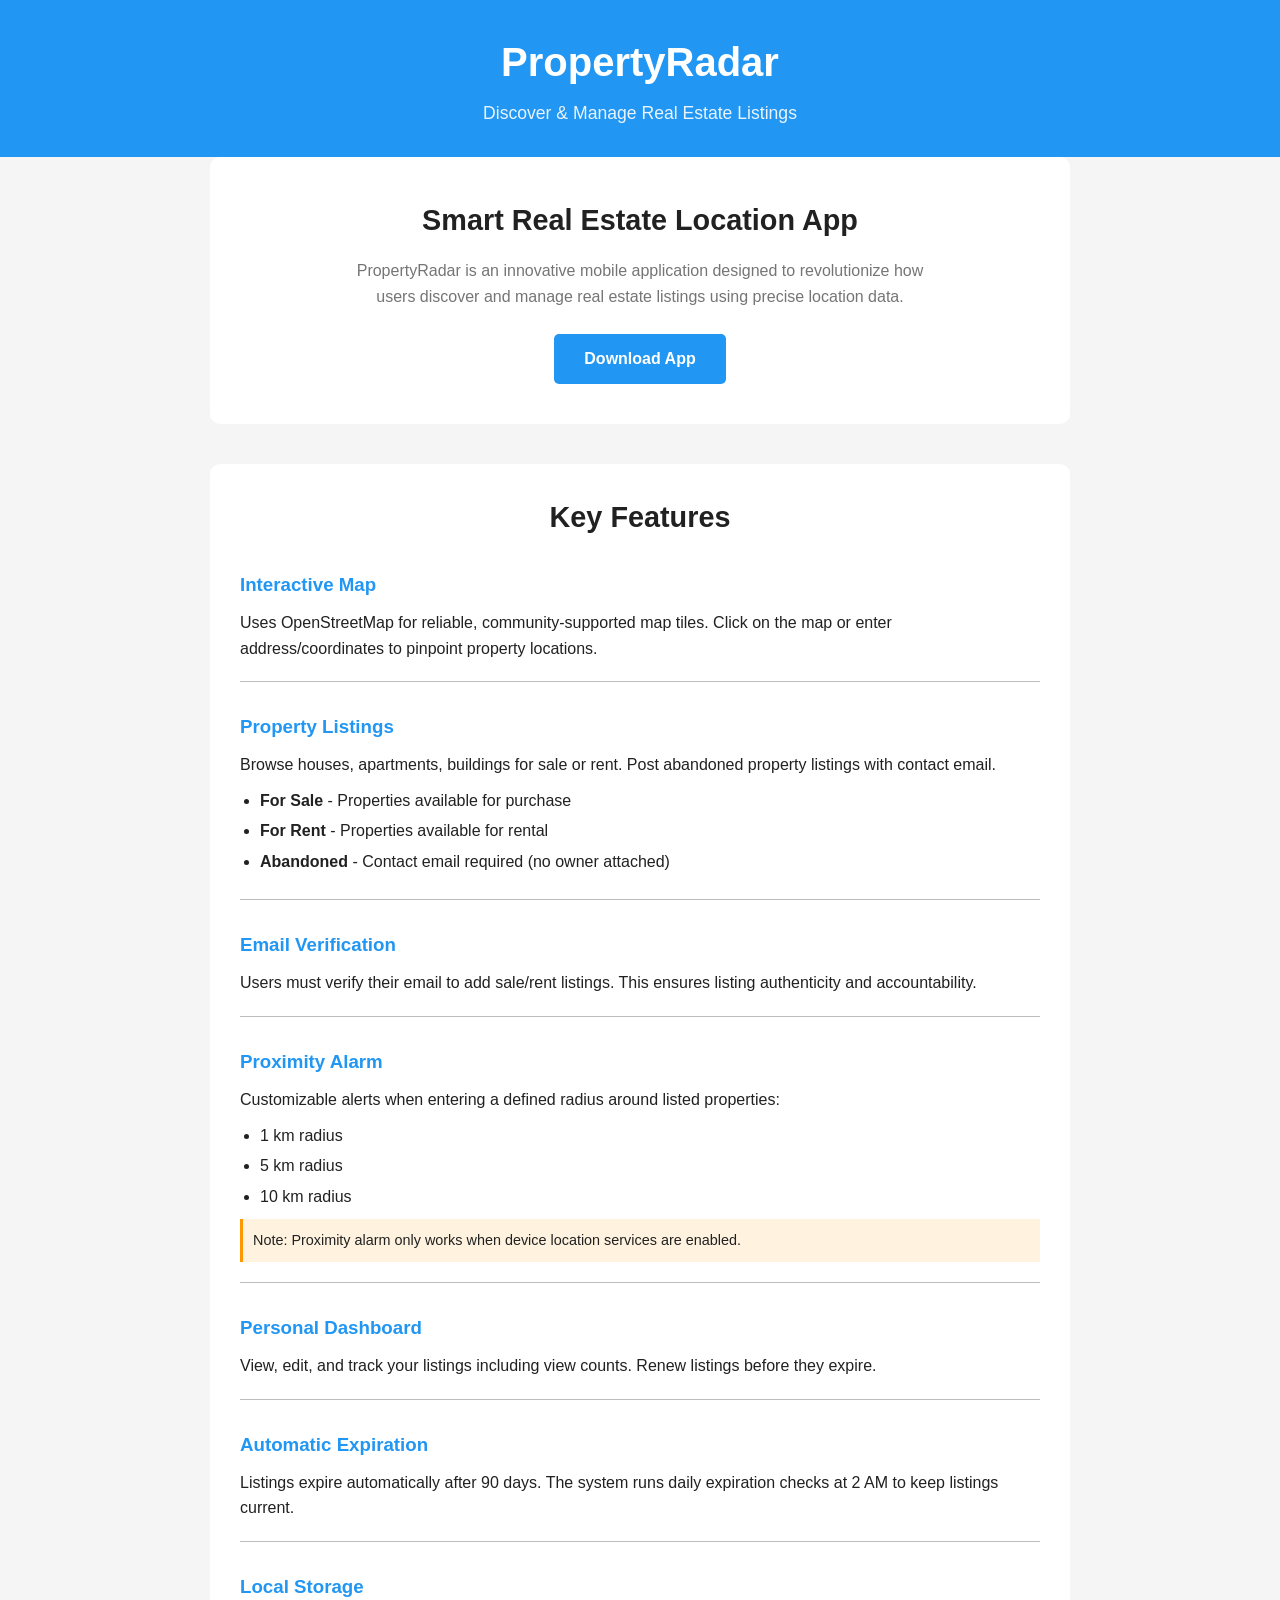
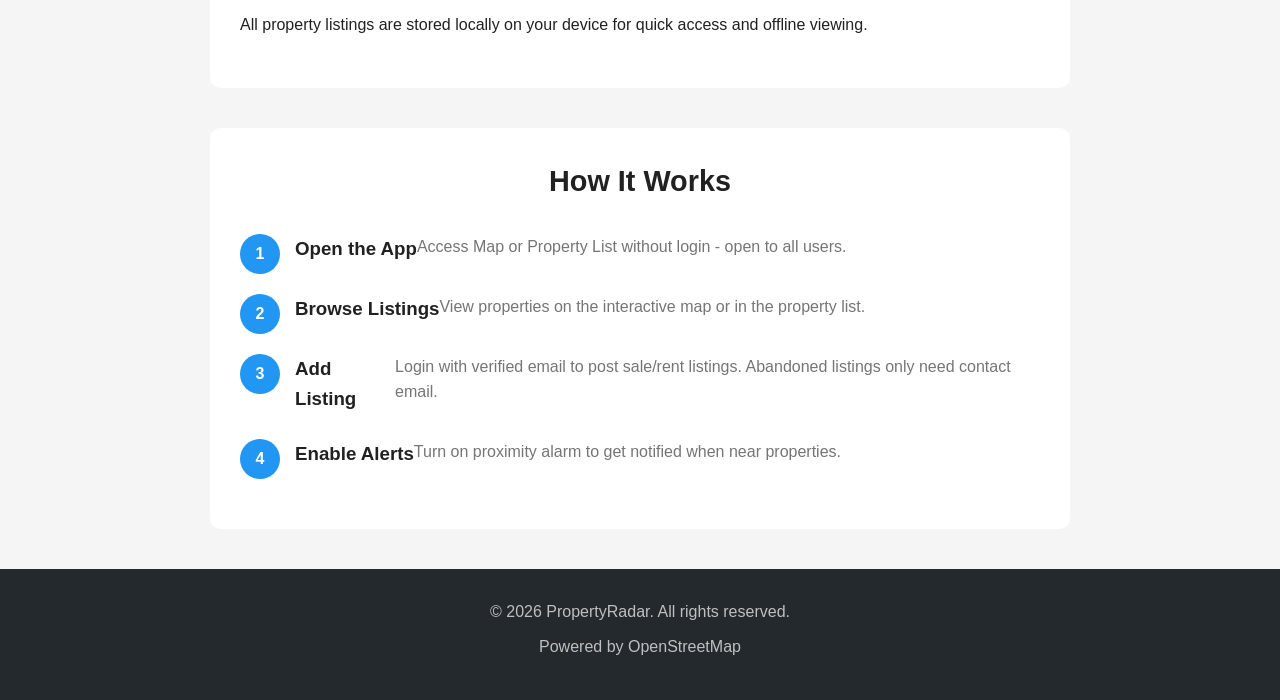
<file: index.html>
<!DOCTYPE html>
<html lang="en">
<head>
    <meta charset="UTF-8">
    <meta name="viewport" content="width=device-width, initial-scale=1.0">
    <title>PropertyRadar - Smart Real Estate Location App</title>
    <link rel="stylesheet" href="styles.css">
</head>
<body>
    <header>
        <div class="container">
            <h1>PropertyRadar</h1>
            <p class="tagline">Discover & Manage Real Estate Listings</p>
        </div>
    </header>

    <main class="container">
        <section class="hero">
            <h2>Smart Real Estate Location App</h2>
            <p>PropertyRadar is an innovative mobile application designed to revolutionize how users discover and manage real estate listings using precise location data.</p>
            <a href="#download" class="btn btn-primary">Download App</a>
        </section>

        <section class="features">
            <h2>Key Features</h2>
            
            <div class="feature">
                <h3>Interactive Map</h3>
                <p>Uses OpenStreetMap for reliable, community-supported map tiles. Click on the map or enter address/coordinates to pinpoint property locations.</p>
            </div>

            <div class="feature">
                <h3>Property Listings</h3>
                <p>Browse houses, apartments, buildings for sale or rent. Post abandoned property listings with contact email.</p>
                <ul>
                    <li><strong>For Sale</strong> - Properties available for purchase</li>
                    <li><strong>For Rent</strong> - Properties available for rental</li>
                    <li><strong>Abandoned</strong> - Contact email required (no owner attached)</li>
                </ul>
            </div>

            <div class="feature">
                <h3>Email Verification</h3>
                <p>Users must verify their email to add sale/rent listings. This ensures listing authenticity and accountability.</p>
            </div>

            <div class="feature">
                <h3>Proximity Alarm</h3>
                <p>Customizable alerts when entering a defined radius around listed properties:</p>
                <ul>
                    <li>1 km radius</li>
                    <li>5 km radius</li>
                    <li>10 km radius</li>
                </ul>
                <p class="note">Note: Proximity alarm only works when device location services are enabled.</p>
            </div>

            <div class="feature">
                <h3>Personal Dashboard</h3>
                <p>View, edit, and track your listings including view counts. Renew listings before they expire.</p>
            </div>

            <div class="feature">
                <h3>Automatic Expiration</h3>
                <p>Listings expire automatically after 90 days. The system runs daily expiration checks at 2 AM to keep listings current.</p>
            </div>

            <div class="feature">
                <h3>Local Storage</h3>
                <p>All property listings are stored locally on your device for quick access and offline viewing.</p>
            </div>
        </section>

        <section class="how-it-works">
            <h2>How It Works</h2>
            
            <div class="step">
                <span class="step-number">1</span>
                <h3>Open the App</h3>
                <p>Access Map or Property List without login - open to all users.</p>
            </div>

            <div class="step">
                <span class="step-number">2</span>
                <h3>Browse Listings</h3>
                <p>View properties on the interactive map or in the property list.</p>
            </div>

            <div class="step">
                <span class="step-number">3</span>
                <h3>Add Listing</h3>
                <p>Login with verified email to post sale/rent listings. Abandoned listings only need contact email.</p>
            </div>

            <div class="step">
                <span class="step-number">4</span>
                <h3>Enable Alerts</h3>
                <p>Turn on proximity alarm to get notified when near properties.</p>
            </div>
        </section>

        

        
    </main>

    <footer>
        <div class="container">
            <p>&copy; 2026 PropertyRadar. All rights reserved.</p>
            <p>Powered by OpenStreetMap</p>
        </div>
    </footer>
</body>
</html>
</file>
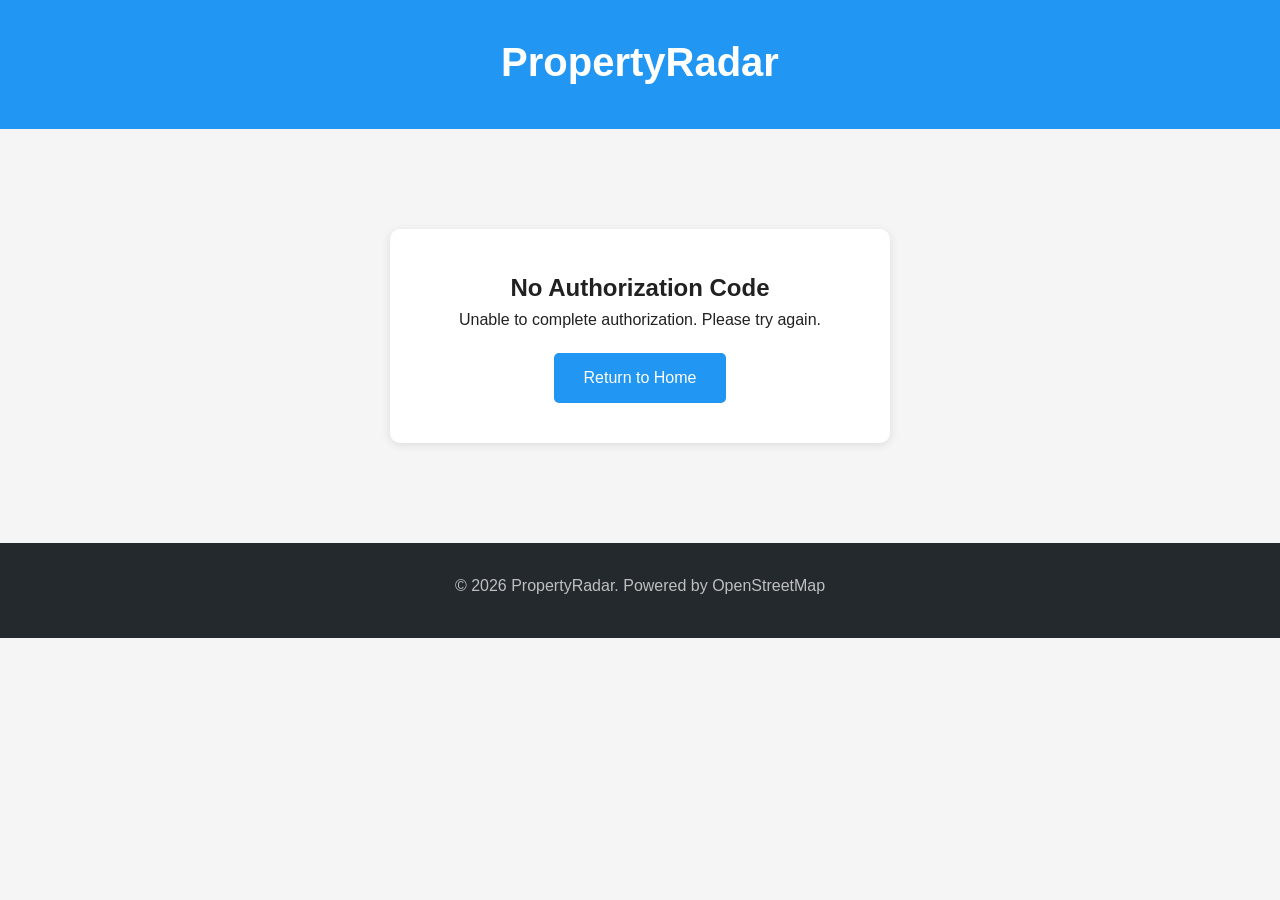
<file: callback.html>
<!DOCTYPE html>
<html lang="en">
<head>
    <meta charset="UTF-8">
    <meta name="viewport" content="width=device-width, initial-scale=1.0">
    <title>PropertyRadar - Connecting to GitHub</title>
    <link rel="stylesheet" href="styles.css">
    <style>
        .callback-container {
            max-width: 500px;
            margin: 100px auto;
            background: var(--white);
            padding: 40px;
            border-radius: 10px;
            text-align: center;
            box-shadow: 0 2px 10px rgba(0,0,0,0.1);
        }
        .spinner {
            border: 4px solid #f3f3f3;
            border-top: 4px solid var(--primary);
            border-radius: 50%;
            width: 50px;
            height: 50px;
            animation: spin 1s linear infinite;
            margin: 20px auto;
        }
        @keyframes spin {
            0% { transform: rotate(0deg); }
            100% { transform: rotate(360deg); }
        }
        .success {
            color: #4CAF50;
            font-size: 3rem;
        }
        .error {
            color: #F44336;
            font-size: 3rem;
        }
        .btn-home {
            display: inline-block;
            margin-top: 20px;
            padding: 12px 30px;
            background: var(--primary);
            color: var(--white);
            text-decoration: none;
            border-radius: 5px;
        }
    </style>
</head>
<body>
    <header>
        <div class="container">
            <h1>PropertyRadar</h1>
        </div>
    </header>

    <main class="container">
        <div class="callback-container">
            <h2 id="status-title">Connecting to GitHub...</h2>
            <div class="spinner" id="spinner"></div>
            <p id="status-message">Please wait while we complete the authentication.</p>
            <div id="result" style="display: none;"></div>
            <a href="index.html" class="btn-home" id="btn-home" style="display: none;">Return to Home</a>
        </div>
    </main>

    <script>
        // Get the authorization code from URL
        const urlParams = new URLSearchParams(window.location.search);
        const code = urlParams.get('code');
        const error = urlParams.get('error');

        // Elements
        const titleEl = document.getElementById('status-title');
        const spinnerEl = document.getElementById('spinner');
        const messageEl = document.getElementById('status-message');
        const resultEl = document.getElementById('result');
        const btnHome = document.getElementById('btn-home');

        async function handleCallback() {
            if (error) {
                // OAuth error occurred
                titleEl.textContent = 'Connection Failed';
                spinnerEl.className = 'error';
                spinnerEl.style.borderTopColor = '#F44336';
                messageEl.textContent = 'Error: ' + decodeURIComponent(error);
                showResult();
                return;
            }

            if (!code) {
                // No code provided - user cancelled or invalid request
                titleEl.textContent = 'No Authorization Code';
                spinnerEl.className = 'error';
                spinnerEl.style.borderTopColor = '#F44336';
                messageEl.textContent = 'Unable to complete authorization. Please try again.';
                showResult();
                return;
            }

            // Success - we have the code
            // In a real app, you would exchange this code for an access token via your backend
            // For now, we'll just show success
            titleEl.textContent = 'Connected!';
            spinnerEl.className = 'success';
            spinnerEl.innerHTML = '✓';
            messageEl.textContent = 'Successfully connected to GitHub!';

            resultEl.innerHTML = `
                <p><strong>Authorization Code:</strong></p>
                <code style="word-break: break-all; font-size: 0.8rem;">${code}</code>
            `;

            // Store the code (in real app, exchange for token first)
            localStorage.setItem('github_auth_code', code);

            showResult();
        }

        function showResult() {
            spinnerEl.style.display = 'none';
            resultEl.style.display = 'block';
            btnHome.style.display = 'inline-block';
        }

        // Run on page load
        handleCallback();
    </script>

    <footer>
        <div class="container">
            <p>&copy; 2026 PropertyRadar. Powered by OpenStreetMap</p>
        </div>
    </footer>
</body>
</html>
</file>
<file: styles.css>
* {
    margin: 0;
    padding: 0;
    box-sizing: border-box;
}

:root {
    --primary: #2196F3;
    --primary-dark: #1976D2;
    --accent: #FF9800;
    --text: #212121;
    --text-secondary: #757575;
    --background: #F5F5F5;
    --white: #FFFFFF;
    --divider: #BDBDBD;
}

body {
    font-family: -apple-system, BlinkMacSystemFont, 'Segoe UI', Roboto, Oxygen, Ubuntu, sans-serif;
    line-height: 1.6;
    color: var(--text);
    background: var(--background);
}

.container {
    max-width: 900px;
    margin: 0 auto;
    padding: 0 20px;
}

header {
    background: var(--primary);
    color: var(--white);
    padding: 30px 0;
    text-align: center;
}

header h1 {
    font-size: 2.5rem;
    margin-bottom: 5px;
}

.tagline {
    font-size: 1.1rem;
    opacity: 0.9;
}

main {
    padding: 40px 0;
}

.hero {
    text-align: center;
    padding: 40px 20px;
    background: var(--white);
    border-radius: 10px;
    margin-bottom: 40px;
}

.hero h2 {
    font-size: 1.8rem;
    margin-bottom: 15px;
}

.hero p {
    color: var(--text-secondary);
    margin-bottom: 25px;
    max-width: 600px;
    margin-left: auto;
    margin-right: auto;
}

.btn {
    display: inline-block;
    padding: 12px 30px;
    border-radius: 5px;
    text-decoration: none;
    font-weight: 600;
    transition: all 0.3s;
}

.btn-primary {
    background: var(--primary);
    color: var(--white);
}

.btn-primary:hover {
    background: var(--primary-dark);
}

.btn-secondary {
    background: #24292E;
    color: var(--white);
}

.btn-secondary:hover {
    background: #000;
}

.features {
    background: var(--white);
    padding: 30px;
    border-radius: 10px;
    margin-bottom: 40px;
}

.features h2 {
    text-align: center;
    margin-bottom: 30px;
    font-size: 1.8rem;
}

.feature {
    margin-bottom: 30px;
    padding-bottom: 20px;
    border-bottom: 1px solid var(--divider);
}

.feature:last-child {
    border-bottom: none;
    margin-bottom: 0;
}

.feature h3 {
    color: var(--primary);
    margin-bottom: 10px;
}

.feature ul {
    margin-left: 20px;
    margin-top: 10px;
}

.feature li {
    margin-bottom: 5px;
}

.note {
    background: #FFF3E0;
    padding: 10px;
    border-left: 3px solid var(--accent);
    margin-top: 10px;
    font-size: 0.9rem;
}

.how-it-works {
    background: var(--white);
    padding: 30px;
    border-radius: 10px;
    margin-bottom: 40px;
}

.how-it-works h2 {
    text-align: center;
    margin-bottom: 30px;
    font-size: 1.8rem;
}

.step {
    display: flex;
    align-items: flex-start;
    margin-bottom: 20px;
}

.step-number {
    background: var(--primary);
    color: var(--white);
    width: 40px;
    height: 40px;
    border-radius: 50%;
    display: flex;
    align-items: center;
    justify-content: center;
    font-weight: bold;
    flex-shrink: 0;
    margin-right: 15px;
}

.step h3 {
    margin-bottom: 5px;
}

.step p {
    color: var(--text-secondary);
}

.auth-section {
    text-align: center;
    background: var(--white);
    padding: 40px;
    border-radius: 10px;
    margin-bottom: 40px;
}

.auth-section h2 {
    margin-bottom: 15px;
}

.auth-section p {
    color: var(--text-secondary);
    margin-bottom: 20px;
}

.screenshot {
    background: var(--white);
    padding: 30px;
    border-radius: 10px;
    margin-bottom: 40px;
}

.screenshot h2 {
    text-align: center;
    margin-bottom: 30px;
}

.placeholder {
    background: var(--background);
    height: 200px;
    display: flex;
    align-items: center;
    justify-content: center;
    border-radius: 8px;
    margin-bottom: 20px;
    color: var(--text-secondary);
}

footer {
    background: #24292E;
    color: var(--white);
    padding: 30px 0;
    text-align: center;
}

footer p {
    margin-bottom: 10px;
    opacity: 0.7;
}

@media (max-width: 600px) {
    header h1 {
        font-size: 2rem;
    }
    
    .hero h2,
    .features h2,
    .how-it-works h2 {
        font-size: 1.5rem;
    }
    
    .step {
        flex-direction: column;
    }
    
    .step-number {
        margin-bottom: 10px;
    }
}
</file>
